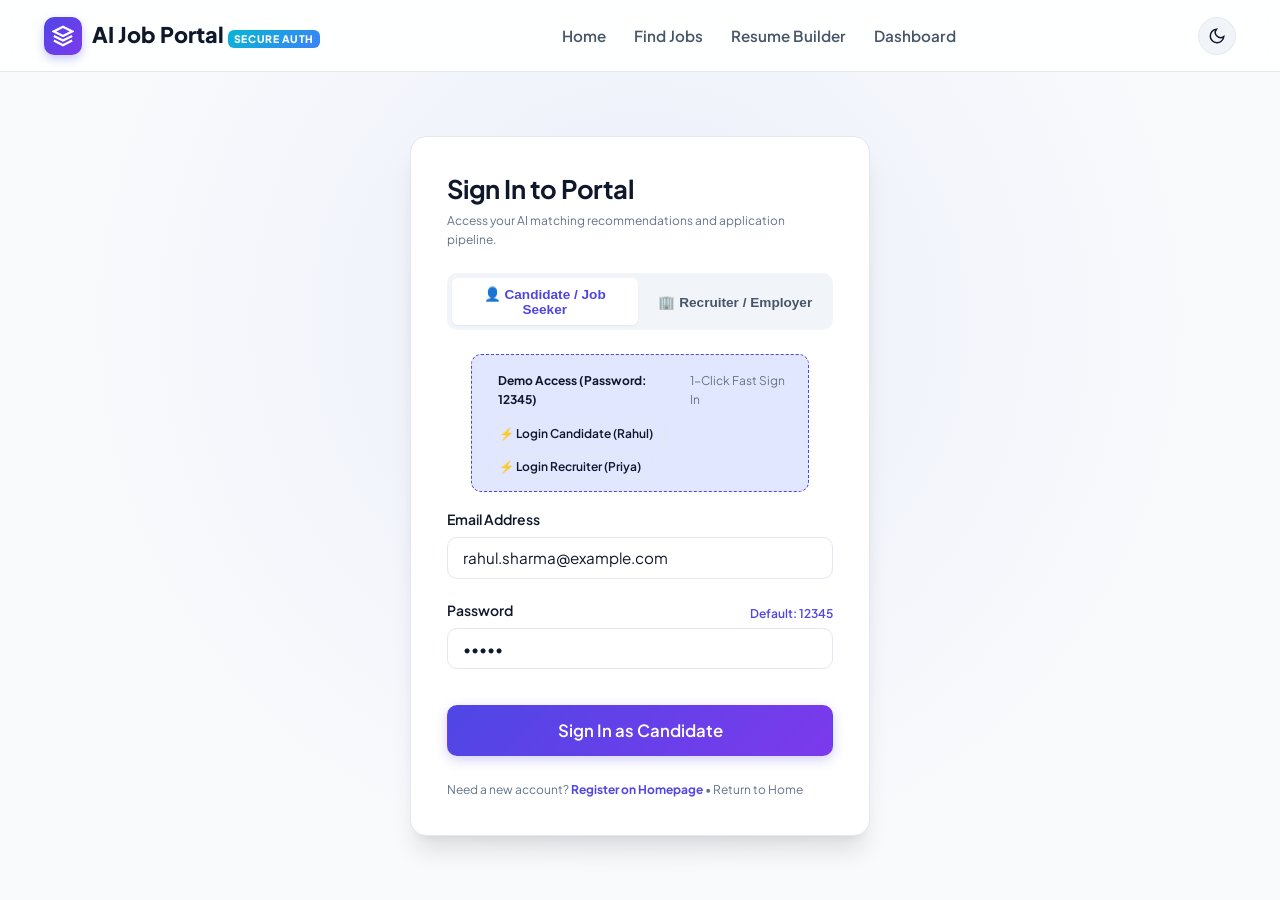
<file: spring project/login.html>
<!DOCTYPE html>
<html lang="en" data-theme="light">
<head>
  <meta charset="UTF-8" />
  <meta name="viewport" content="width=device-width, initial-scale=1.0" />
  <title>Sign In | AI Job Portal</title>
  
  <link rel="stylesheet" href="css/style.css" />
  <link rel="icon" href="data:image/svg+xml,<svg xmlns='http://www.w3.org/2000/svg' viewBox='0 0 24 24' fill='%234f46e5'><path d='M12 2L2 7l10 5 10-5-10-5zM2 17l10 5 10-5M2 12l10 5 10-5'/></svg>" />
  <style>
    .auth-page-wrapper {
      min-height: calc(100vh - var(--header-height));
      display: flex;
      align-items: center;
      justify-content: center;
      padding: 3rem 1.5rem;
      background: radial-gradient(circle at 50% 30%, rgba(99, 102, 241, 0.08) 0%, transparent 65%);
    }
    .auth-box {
      width: 100%;
      max-width: 460px;
      background: var(--bg-card);
      border: 1px solid var(--border-color);
      border-radius: var(--radius-lg);
      padding: 2.25rem;
      box-shadow: var(--shadow-xl);
    }
    .auth-role-tabs-bar {
      display: flex;
      background: var(--bg-subtle);
      padding: 0.3rem;
      border-radius: var(--radius-md);
      margin-bottom: 1.5rem;
      gap: 0.3rem;
    }
    .auth-role-tabs-bar button {
      flex: 1;
      padding: 0.5rem;
      border: none;
      background: transparent;
      border-radius: var(--radius-sm);
      font-weight: 600;
      font-size: 0.85rem;
      color: var(--text-secondary);
      cursor: pointer;
      transition: all var(--transition-fast);
    }
    .auth-role-tabs-bar button.active {
      background: var(--bg-card);
      color: var(--primary-color);
      box-shadow: var(--shadow-sm);
    }
  </style>
</head>
<body>

  <!-- Navigation Bar -->
  <header class="navbar">
    <div class="container nav-container">
      <a href="index.html" class="nav-brand">
        <div class="brand-icon">
          <svg width="22" height="22" viewBox="0 0 24 24" fill="none" stroke="currentColor" stroke-width="2.5"><path d="M12 2L2 7l10 5 10-5-10-5zM2 17l10 5 10-5M2 12l10 5 10-5"/></svg>
        </div>
        <span>AI Job Portal<span class="brand-ai-badge">SECURE AUTH</span></span>
      </a>

      <nav>
        <ul class="nav-links">
          <li><a href="index.html" class="nav-link">Home</a></li>
          <li><a href="index.html#jobsSection" class="nav-link">Find Jobs</a></li>
          <li><a href="resume-builder.html" class="nav-link">Resume Builder</a></li>
          <li><a href="dashboard.html" class="nav-link">Dashboard</a></li>
        </ul>
      </nav>

      <div class="nav-right">
        <button id="themeToggleBtn" class="theme-toggle-btn" onclick="Theme.toggle()" title="Toggle Theme">
          <svg width="18" height="18" viewBox="0 0 24 24" fill="none" stroke="currentColor" stroke-width="2"><path d="M21 12.79A9 9 0 1 1 11.21 3 7 7 0 0 0 21 12.79z"></path></svg>
        </button>
      </div>
    </div>
  </header>

  <!-- Login Main Container -->
  <div class="auth-page-wrapper">
    <div class="auth-box">
      <div class="text-center mb-4">
        <h2 id="loginTitle" style="font-size: 1.6rem; margin-bottom: 0.35rem;">Sign In to Portal</h2>
        <p class="text-xs text-muted" id="loginSubtitle">Access your AI matching recommendations and application pipeline.</p>
      </div>

      <!-- Role Selection Tabs -->
      <div class="auth-role-tabs-bar">
        <button type="button" id="tabCandidate" class="active" onclick="switchLoginRole('candidate')">
          👤 Candidate / Job Seeker
        </button>
        <button type="button" id="tabRecruiter" onclick="switchLoginRole('recruiter')">
          🏢 Recruiter / Employer
        </button>
      </div>

      <!-- Quick Demo Login Banner -->
      <div class="demo-login-box mb-4">
        <div class="demo-box-header">
          <span class="badge badge-accent">Demo Access (Password: 12345)</span>
          <span class="text-xs text-muted">1-Click Fast Sign In</span>
        </div>
        <div class="demo-box-buttons">
          <button type="button" class="btn btn-outline btn-xs" onclick="quickFillDemo('candidate')">
            ⚡ Login Candidate (Rahul)
          </button>
          <button type="button" class="btn btn-outline btn-xs" onclick="quickFillDemo('recruiter')">
            ⚡ Login Recruiter (Priya)
          </button>
        </div>
      </div>

      <!-- Login Form -->
      <form id="standaloneLoginForm" onsubmit="handleStandaloneLogin(event)">
        <div class="form-group">
          <label class="form-label" for="loginEmail">Email Address</label>
          <input type="email" id="loginEmail" class="form-input" value="rahul.sharma@example.com" required />
        </div>

        <div class="form-group">
          <div class="flex-between">
            <label class="form-label" for="loginPassword">Password</label>
            <span class="text-xs text-primary font-semibold">Default: 12345</span>
          </div>
          <input type="password" id="loginPassword" class="form-input" value="12345" required />
        </div>

        <div id="loginErrorMsg" class="auth-error-msg" style="display:none;"></div>

        <button type="submit" id="loginSubmitBtn" class="btn btn-primary btn-block btn-lg mt-3">
          Sign In as Candidate
        </button>
      </form>

      <div class="text-center mt-4 text-xs text-muted">
        Need a new account? <a href="index.html" class="text-primary font-bold">Register on Homepage</a> • <a href="index.html" class="text-muted">Return to Home</a>
      </div>
    </div>
  </div>

  <script src="js/data.js"></script>
  <script src="js/auth.js"></script>
  <script>
    let currentRole = 'candidate';

    function switchLoginRole(role) {
      currentRole = role;
      const tabC = document.getElementById('tabCandidate');
      const tabR = document.getElementById('tabRecruiter');
      const btn = document.getElementById('loginSubmitBtn');
      const emailInput = document.getElementById('loginEmail');
      const title = document.getElementById('loginTitle');

      if (role === 'candidate') {
        tabC.classList.add('active');
        tabR.classList.remove('active');
        btn.textContent = 'Sign In as Candidate';
        emailInput.value = 'rahul.sharma@example.com';
        title.textContent = 'Candidate Sign In';
      } else {
        tabR.classList.add('active');
        tabC.classList.remove('active');
        btn.textContent = 'Sign In as Recruiter';
        emailInput.value = 'priya.hr@techcorp.in';
        title.textContent = 'Recruiter Sign In';
      }
    }

    function quickFillDemo(role) {
      switchLoginRole(role);
      document.getElementById('loginPassword').value = '12345';
      const email = role === 'candidate' ? 'rahul.sharma@example.com' : 'priya.hr@techcorp.in';
      const res = Auth.login(email, '12345', role);
      if (res.success) {
        setTimeout(() => {
          window.location.href = 'dashboard.html';
        }, 500);
      }
    }

    function handleStandaloneLogin(e) {
      e.preventDefault();
      const email = document.getElementById('loginEmail').value;
      const password = document.getElementById('loginPassword').value;
      const errorBox = document.getElementById('loginErrorMsg');
      errorBox.style.display = 'none';

      const res = Auth.login(email, password, currentRole);
      if (res.success) {
        window.location.href = 'dashboard.html';
      } else {
        errorBox.textContent = res.message;
        errorBox.style.display = 'block';
      }
    }
  </script>
</body>
</html>
</file>
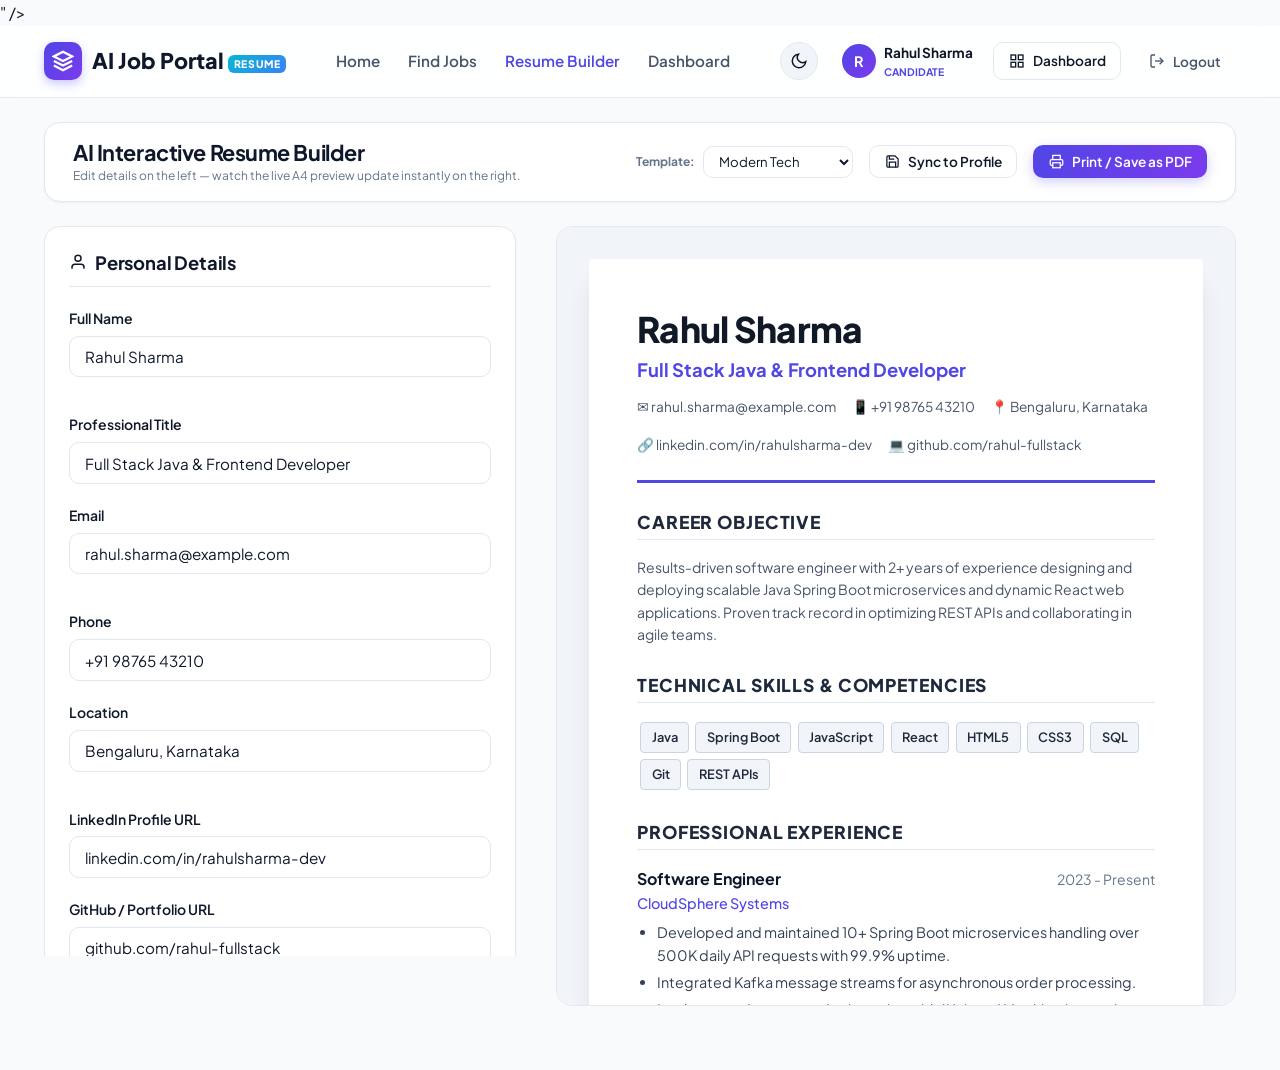
<file: spring project/resume-builder.html>
<!DOCTYPE html>
<html lang="en" data-theme="light">
<head>
  <meta charset="UTF-8" />
  <meta name="viewport" content="width=device-width, initial-scale=1.0" />
  <title>AI Resume Builder & PDF Preview | AI Job Portal</title>
  
  <link rel="stylesheet" href="css/style.css" />
  <link rel="stylesheet" href="css/resume.css" />
  <link rel="icon" href="data:image/svg+xml,<svg xmlns='http://www.w3.org/2000/svg' viewBox='0 0 24 24' fill='%234f46e5'><path d='M14 2H6a2 2 0 0 0-2 2v16a2 2 0 0 0 2 2h12a2 2 0 0 0 2-2V8z'></path><polyline points="14 2 14 8 20 8"></polyline></svg>" />
</head>
<body>

  <!-- Navigation Bar -->
  <header class="navbar">
    <div class="container nav-container">
      <a href="index.html" class="nav-brand">
        <div class="brand-icon">
          <svg width="22" height="22" viewBox="0 0 24 24" fill="none" stroke="currentColor" stroke-width="2.5"><path d="M12 2L2 7l10 5 10-5-10-5zM2 17l10 5 10-5M2 12l10 5 10-5"/></svg>
        </div>
        <span>AI Job Portal<span class="brand-ai-badge">RESUME</span></span>
      </a>

      <nav>
        <ul class="nav-links">
          <li><a href="index.html" class="nav-link">Home</a></li>
          <li><a href="index.html#jobsSection" class="nav-link">Find Jobs</a></li>
          <li><a href="resume-builder.html" class="nav-link active">Resume Builder</a></li>
          <li><a href="dashboard.html" class="nav-link">Dashboard</a></li>
        </ul>
      </nav>

      <div class="nav-right">
        <!-- Theme Toggle -->
        <button id="themeToggleBtn" class="theme-toggle-btn" onclick="Theme.toggle()" title="Toggle Theme" aria-label="Toggle Dark/Light Mode">
          <svg width="18" height="18" viewBox="0 0 24 24" fill="none" stroke="currentColor" stroke-width="2"><path d="M21 12.79A9 9 0 1 1 11.21 3 7 7 0 0 0 21 12.79z"></path></svg>
        </button>

        <div id="navAuthActions" class="nav-auth-actions"></div>
      </div>
    </div>
  </header>

  <!-- Resume Builder Main View -->
  <main class="resume-builder-page">
    <div class="container">

      <!-- Action Toolbar -->
      <div class="resume-toolbar-card">
        <div>
          <h2 style="font-size: 1.35rem;">AI Interactive Resume Builder</h2>
          <p class="text-xs text-muted">Edit details on the left — watch the live A4 preview update instantly on the right.</p>
        </div>

        <div class="toolbar-controls">
          <div class="template-selector-wrap">
            <label for="resumeTemplateSelect" class="text-xs font-bold text-muted">Template:</label>
            <select id="resumeTemplateSelect" class="form-input form-input-sm" style="width: 150px;">
              <option value="modern" selected>Modern Tech</option>
              <option value="classic">Classic Executive</option>
              <option value="minimal">Minimal ATS</option>
            </select>
          </div>

          <button class="btn btn-outline btn-sm" onclick="ResumeBuilder.syncToProfile()" title="Save skills and details to your Candidate account">
            <svg width="15" height="15" viewBox="0 0 24 24" fill="none" stroke="currentColor" stroke-width="2"><path d="M19 21H5a2 2 0 0 1-2-2V5a2 2 0 0 1 2-2h11l5 5v11a2 2 0 0 1-2 2z"></path><polyline points="17 21 17 13 7 13 7 21"></polyline><polyline points="7 3 7 8 15 8"></polyline></svg>
            Sync to Profile
          </button>

          <button class="btn btn-primary btn-sm" onclick="ResumeBuilder.printResume()">
            <svg width="15" height="15" viewBox="0 0 24 24" fill="none" stroke="currentColor" stroke-width="2"><polyline points="6 9 6 2 18 2 18 9"></polyline><path d="M6 18H4a2 2 0 0 1-2-2v-5a2 2 0 0 1 2-2h16a2 2 0 0 1 2 2v5a2 2 0 0 1-2 2h-2"></path><rect x="6" y="14" width="12" height="8"></rect></svg>
            Print / Save as PDF
          </button>
        </div>
      </div>

      <!-- Split Layout: Form Inputs & Live Preview -->
      <div class="resume-split-layout">
        
        <!-- Form Inputs Editor Pane -->
        <div class="resume-editor-pane">

          <!-- Personal Information -->
          <div class="editor-card">
            <div class="editor-card-header">
              <h3>
                <svg width="18" height="18" viewBox="0 0 24 24" fill="none" stroke="currentColor" stroke-width="2"><path d="M20 21v-2a4 4 0 0 0-4-4H8a4 4 0 0 0-4 4v2"></path><circle cx="12" cy="7" r="4"></circle></svg>
                Personal Details
              </h3>
            </div>
            
            <div class="form-row">
              <div class="form-group">
                <label class="form-label" for="res_fullName">Full Name</label>
                <input type="text" id="res_fullName" class="form-input" placeholder="Rahul Sharma" />
              </div>
              <div class="form-group">
                <label class="form-label" for="res_professionalTitle">Professional Title</label>
                <input type="text" id="res_professionalTitle" class="form-input" placeholder="Full Stack Java Developer" />
              </div>
            </div>

            <div class="form-row">
              <div class="form-group">
                <label class="form-label" for="res_email">Email</label>
                <input type="email" id="res_email" class="form-input" placeholder="rahul@example.com" />
              </div>
              <div class="form-group">
                <label class="form-label" for="res_phone">Phone</label>
                <input type="text" id="res_phone" class="form-input" placeholder="+91 98765 43210" />
              </div>
            </div>

            <div class="form-row">
              <div class="form-group">
                <label class="form-label" for="res_location">Location</label>
                <input type="text" id="res_location" class="form-input" placeholder="Bengaluru, India" />
              </div>
              <div class="form-group">
                <label class="form-label" for="res_linkedin">LinkedIn Profile URL</label>
                <input type="text" id="res_linkedin" class="form-input" placeholder="linkedin.com/in/username" />
              </div>
            </div>

            <div class="form-group">
              <label class="form-label" for="res_github">GitHub / Portfolio URL</label>
              <input type="text" id="res_github" class="form-input" placeholder="github.com/username" />
            </div>
          </div>

          <!-- Career Objective -->
          <div class="editor-card">
            <div class="editor-card-header">
              <h3>
                <svg width="18" height="18" viewBox="0 0 24 24" fill="none" stroke="currentColor" stroke-width="2"><circle cx="12" cy="12" r="10"></circle><polygon points="12 8 8 12 12 16 12 8"></polygon></svg>
                Career Objective
              </h3>
            </div>
            <div class="form-group">
              <label class="form-label" for="res_objective">Professional Summary</label>
              <textarea id="res_objective" class="form-input" rows="3" placeholder="Brief 2-3 sentence overview of your strengths, engineering passion, and goals..."></textarea>
            </div>
          </div>

          <!-- Technical Skills -->
          <div class="editor-card">
            <div class="editor-card-header">
              <h3>
                <svg width="18" height="18" viewBox="0 0 24 24" fill="none" stroke="currentColor" stroke-width="2"><polyline points="16 18 22 12 16 6"></polyline><polyline points="8 6 2 12 8 18"></polyline></svg>
                Skills (Comma Separated)
              </h3>
            </div>
            <div class="form-group">
              <label class="form-label" for="res_skills">Enter skills separated by commas</label>
              <textarea id="res_skills" class="form-input" rows="3" placeholder="Java, Spring Boot, React, JavaScript, SQL, Docker, Git, REST APIs"></textarea>
            </div>
          </div>

          <!-- Work Experience -->
          <div class="editor-card">
            <div class="editor-card-header">
              <h3>
                <svg width="18" height="18" viewBox="0 0 24 24" fill="none" stroke="currentColor" stroke-width="2"><rect x="2" y="7" width="20" height="14" rx="2" ry="2"></rect><path d="M16 21V5a2 2 0 0 0-2-2h-4a2 2 0 0 0-2 2v16"></path></svg>
                Work Experience
              </h3>
              <button type="button" class="btn btn-outline btn-xs" onclick="ResumeBuilder.addExperience()">+ Add Experience</button>
            </div>
            <div id="experienceRepeater"></div>
          </div>

          <!-- Projects -->
          <div class="editor-card">
            <div class="editor-card-header">
              <h3>
                <svg width="18" height="18" viewBox="0 0 24 24" fill="none" stroke="currentColor" stroke-width="2"><polygon points="12 2 2 7 12 12 22 7 12 2"></polygon><polyline points="2 17 12 22 22 17"></polyline><polyline points="2 12 12 17 22 12"></polyline></svg>
                Projects
              </h3>
              <button type="button" class="btn btn-outline btn-xs" onclick="ResumeBuilder.addProject()">+ Add Project</button>
            </div>
            <div id="projectsRepeater"></div>
          </div>

          <!-- Education -->
          <div class="editor-card">
            <div class="editor-card-header">
              <h3>
                <svg width="18" height="18" viewBox="0 0 24 24" fill="none" stroke="currentColor" stroke-width="2"><path d="M22 10v6M2 10l10-5 10 5-10 5z"></path><path d="M6 12v5c3 3 9 3 12 0v-5"></path></svg>
                Education
              </h3>
              <button type="button" class="btn btn-outline btn-xs" onclick="ResumeBuilder.addEducation()">+ Add Education</button>
            </div>
            <div id="educationRepeater"></div>
          </div>

          <!-- Certifications -->
          <div class="editor-card">
            <div class="editor-card-header">
              <h3>
                <svg width="18" height="18" viewBox="0 0 24 24" fill="none" stroke="currentColor" stroke-width="2"><circle cx="12" cy="8" r="7"></circle><polyline points="8.21 13.89 7 23 12 20 17 23 15.79 13.88"></polyline></svg>
                Certifications
              </h3>
              <button type="button" class="btn btn-outline btn-xs" onclick="ResumeBuilder.addCertification()">+ Add Certification</button>
            </div>
            <div id="certificationsRepeater"></div>
          </div>

        </div>

        <!-- Sticky Live A4 Preview Pane -->
        <div class="resume-preview-pane">
          <div id="resumePaper" class="resume-sheet template-modern"></div>
        </div>

      </div>

    </div>
  </main>

  <!-- Auth Modal -->
  <div id="authModal" class="modal-overlay">
    <div class="modal-container" id="authModalContent"></div>
  </div>

  <!-- Scripts -->
  <script src="js/data.js"></script>
  <script src="js/auth.js"></script>
  <script src="js/resume.js"></script>
</body>
</html>
</file>
<file: spring project/css/style.css>
/**
 * AI Job Portal - Core Design System & Global Styles
 * Features responsive grid/flexbox, dark & light mode tokens, modern glassmorphism, animations.
 */

@import url('https://fonts.googleapis.com/css2?family=Plus+Jakarta+Sans:wght@300;400;500;600;700;800&family=Inter:wght@300;400;500;600;700&display=swap');

:root {
  /* Color Palette - Light Mode */
  --bg-primary: #f8fafc;
  --bg-secondary: #ffffff;
  --bg-card: #ffffff;
  --bg-input: #ffffff;
  --bg-subtle: #f1f5f9;
  --bg-hover: #f1f5f9;

  --text-primary: #0f172a;
  --text-secondary: #475569;
  --text-muted: #64748b;
  --text-inverse: #ffffff;

  --primary-color: #4f46e5;
  --primary-hover: #4338ca;
  --primary-light: #e0e7ff;
  --primary-gradient: linear-gradient(135deg, #4f46e5 0%, #7c3aed 100%);
  --accent-gradient: linear-gradient(135deg, #06b6d4 0%, #3b82f6 100%);

  --success-color: #10b981;
  --success-light: #d1fae5;
  --warning-color: #f59e0b;
  --warning-light: #fef3c7;
  --danger-color: #ef4444;
  --danger-light: #fee2e2;
  --info-color: #0284c7;
  --info-light: #e0f2fe;

  --border-color: #e2e8f0;
  --border-focus: #6366f1;

  --shadow-sm: 0 1px 2px 0 rgba(0, 0, 0, 0.05);
  --shadow-md: 0 4px 6px -1px rgba(0, 0, 0, 0.07), 0 2px 4px -2px rgba(0, 0, 0, 0.05);
  --shadow-lg: 0 10px 15px -3px rgba(0, 0, 0, 0.08), 0 4px 6px -4px rgba(0, 0, 0, 0.04);
  --shadow-xl: 0 20px 25px -5px rgba(0, 0, 0, 0.1), 0 8px 10px -6px rgba(0, 0, 0, 0.06);
  --shadow-glow: 0 0 20px rgba(99, 102, 241, 0.25);

  --radius-sm: 6px;
  --radius-md: 10px;
  --radius-lg: 16px;
  --radius-full: 9999px;

  --font-main: 'Plus Jakarta Sans', 'Inter', -apple-system, BlinkMacSystemFont, sans-serif;
  --transition-fast: 0.15s ease;
  --transition-normal: 0.25s cubic-bezier(0.4, 0, 0.2, 1);

  --header-height: 72px;
}

/* Dark Mode Tokens */
[data-theme="dark"] {
  --bg-primary: #0b0f19;
  --bg-secondary: #111827;
  --bg-card: #141c2e;
  --bg-input: #1a233a;
  --bg-subtle: #1e293b;
  --bg-hover: #26354f;

  --text-primary: #f8fafc;
  --text-secondary: #cbd5e1;
  --text-muted: #94a3b8;
  --text-inverse: #0f172a;

  --primary-color: #6366f1;
  --primary-hover: #818cf8;
  --primary-light: rgba(99, 102, 241, 0.15);

  --border-color: #26334d;
  --border-focus: #818cf8;

  --shadow-sm: 0 1px 2px 0 rgba(0, 0, 0, 0.3);
  --shadow-md: 0 4px 6px -1px rgba(0, 0, 0, 0.4);
  --shadow-lg: 0 10px 15px -3px rgba(0, 0, 0, 0.5);
  --shadow-xl: 0 20px 25px -5px rgba(0, 0, 0, 0.6);
  --shadow-glow: 0 0 25px rgba(99, 102, 241, 0.35);

  --success-light: rgba(16, 185, 129, 0.15);
  --warning-light: rgba(245, 158, 11, 0.15);
  --danger-light: rgba(239, 68, 68, 0.15);
  --info-light: rgba(2, 132, 199, 0.15);
}

/* Base Resets */
*, *::before, *::after {
  box-sizing: border-box;
  margin: 0;
  padding: 0;
}

html {
  scroll-behavior: smooth;
  font-size: 16px;
}

body {
  font-family: var(--font-main);
  background-color: var(--bg-primary);
  color: var(--text-primary);
  line-height: 1.6;
  min-height: 100vh;
  display: flex;
  flex-direction: column;
  transition: background-color var(--transition-normal), color var(--transition-normal);
  -webkit-font-smoothing: antialiased;
}

/* Typography */
h1, h2, h3, h4, h5, h6 {
  color: var(--text-primary);
  font-weight: 700;
  line-height: 1.25;
}

h1 { font-size: 2.75rem; letter-spacing: -0.03em; }
h2 { font-size: 2.1rem; letter-spacing: -0.02em; }
h3 { font-size: 1.5rem; letter-spacing: -0.01em; }
h4 { font-size: 1.2rem; }
h5 { font-size: 1rem; }

p {
  color: var(--text-secondary);
}

a {
  color: var(--primary-color);
  text-decoration: none;
  transition: color var(--transition-fast);
}

a:hover {
  color: var(--primary-hover);
}

/* Layout Utilities */
.container {
  width: 100%;
  max-width: 1240px;
  margin: 0 auto;
  padding: 0 1.5rem;
}

.section {
  padding: 5rem 0;
}

.section-title-wrap {
  text-align: center;
  max-width: 700px;
  margin: 0 auto 3.5rem;
}

.section-badge {
  display: inline-flex;
  align-items: center;
  gap: 0.5rem;
  padding: 0.35rem 0.9rem;
  background: var(--primary-light);
  color: var(--primary-color);
  border-radius: var(--radius-full);
  font-size: 0.825rem;
  font-weight: 700;
  text-transform: uppercase;
  letter-spacing: 0.05em;
  margin-bottom: 1rem;
}

.section-title {
  margin-bottom: 0.75rem;
}

.section-subtitle {
  font-size: 1.1rem;
  color: var(--text-muted);
}

.flex-between {
  display: flex;
  justify-content: space-between;
  align-items: center;
}

.flex-start {
  display: flex;
  align-items: center;
}

.flex-end {
  display: flex;
  justify-content: flex-end;
  align-items: center;
}

.gap-xs { gap: 0.25rem; }
.gap-sm { gap: 0.5rem; }
.gap-md { gap: 1rem; }
.gap-lg { gap: 1.5rem; }

.font-bold { font-weight: 700; }
.font-semibold { font-weight: 600; }
.font-medium { font-weight: 500; }

.text-primary { color: var(--primary-color) !important; }
.text-success { color: var(--success-color) !important; }
.text-warning { color: var(--warning-color) !important; }
.text-danger { color: var(--danger-color) !important; }
.text-muted { color: var(--text-muted) !important; }
.text-xs { font-size: 0.75rem; }
.text-sm { font-size: 0.875rem; }

.mb-1 { margin-bottom: 0.25rem; }
.mb-2 { margin-bottom: 0.5rem; }
.mb-3 { margin-bottom: 1rem; }
.mb-4 { margin-bottom: 1.5rem; }
.mt-2 { margin-top: 0.5rem; }
.mt-3 { margin-top: 1rem; }
.mt-4 { margin-top: 1.5rem; }

/* Buttons */
.btn {
  display: inline-flex;
  align-items: center;
  justify-content: center;
  gap: 0.5rem;
  font-family: inherit;
  font-weight: 600;
  border-radius: var(--radius-md);
  border: 1px solid transparent;
  cursor: pointer;
  transition: all var(--transition-fast);
  text-decoration: none;
  white-space: nowrap;
}

.btn-sm {
  padding: 0.45rem 0.9rem;
  font-size: 0.85rem;
}

.btn-xs {
  padding: 0.25rem 0.65rem;
  font-size: 0.75rem;
  border-radius: var(--radius-sm);
}

.btn-md {
  padding: 0.65rem 1.4rem;
  font-size: 0.95rem;
}

.btn-lg {
  padding: 0.85rem 1.75rem;
  font-size: 1.05rem;
}

.btn-primary {
  background: var(--primary-gradient);
  color: #ffffff;
  box-shadow: 0 4px 12px rgba(79, 70, 229, 0.25);
}

.btn-primary:hover {
  background: linear-gradient(135deg, #4338ca 0%, #6d28d9 100%);
  color: #ffffff;
  box-shadow: 0 6px 18px rgba(79, 70, 229, 0.35);
  transform: translateY(-1px);
}

.btn-outline {
  background: transparent;
  border-color: var(--border-color);
  color: var(--text-primary);
}

.btn-outline:hover {
  background: var(--bg-hover);
  border-color: var(--primary-color);
  color: var(--primary-color);
}

.btn-ghost {
  background: transparent;
  color: var(--text-secondary);
}

.btn-ghost:hover {
  background: var(--bg-hover);
  color: var(--text-primary);
}

.btn-success {
  background: var(--success-color);
  color: #ffffff;
}

.btn-success:hover {
  background: #059669;
}

.btn-block {
  width: 100%;
}

/* Badges */
.badge {
  display: inline-flex;
  align-items: center;
  gap: 0.3rem;
  padding: 0.25rem 0.65rem;
  border-radius: var(--radius-full);
  font-size: 0.75rem;
  font-weight: 700;
}

.badge-light {
  background: var(--bg-subtle);
  color: var(--text-secondary);
}

.badge-primary {
  background: var(--primary-light);
  color: var(--primary-color);
}

.badge-success {
  background: var(--success-light);
  color: var(--success-color);
}

.badge-warning {
  background: var(--warning-light);
  color: var(--warning-color);
}

.badge-danger {
  background: var(--danger-light);
  color: var(--danger-color);
}

.badge-info {
  background: var(--info-light);
  color: var(--info-color);
}

/* AI Match Badges */
.badge-excellent {
  background: var(--success-light);
  color: var(--success-color);
  border: 1px solid rgba(16, 185, 129, 0.3);
}

.badge-good {
  background: var(--info-light);
  color: var(--info-color);
  border: 1px solid rgba(2, 132, 199, 0.3);
}

.badge-moderate {
  background: var(--warning-light);
  color: var(--warning-color);
  border: 1px solid rgba(245, 158, 11, 0.3);
}

.badge-low {
  background: var(--bg-subtle);
  color: var(--text-muted);
}

.card-hover {
  transition: transform var(--transition-normal), box-shadow var(--transition-normal), border-color var(--transition-normal);
}

.card-hover:hover {
  transform: translateY(-4px);
  box-shadow: var(--shadow-lg);
  border-color: var(--primary-color);
}

/* Form Controls */
.form-group {
  margin-bottom: 1.25rem;
}

.form-label {
  display: block;
  font-size: 0.875rem;
  font-weight: 600;
  margin-bottom: 0.4rem;
  color: var(--text-primary);
}

.form-input {
  width: 100%;
  padding: 0.65rem 0.95rem;
  border-radius: var(--radius-md);
  border: 1px solid var(--border-color);
  background: var(--bg-input);
  color: var(--text-primary);
  font-family: inherit;
  font-size: 0.95rem;
  transition: border-color var(--transition-fast), box-shadow var(--transition-fast);
}

.form-input:focus {
  outline: none;
  border-color: var(--border-focus);
  box-shadow: 0 0 0 3px rgba(99, 102, 241, 0.15);
}

.form-input-sm {
  padding: 0.35rem 0.65rem;
  font-size: 0.825rem;
}

.form-row {
  display: grid;
  grid-template-columns: repeat(auto-fit, minmax(220px, 1fr));
  gap: 1rem;
}

/* ==========================================
   Navigation Bar
   ========================================== */
.navbar {
  position: sticky;
  top: 0;
  z-index: 1000;
  height: var(--header-height);
  background: rgba(255, 255, 255, 0.85);
  backdrop-filter: blur(12px);
  -webkit-backdrop-filter: blur(12px);
  border-bottom: 1px solid var(--border-color);
  transition: background-color var(--transition-normal), border-color var(--transition-normal);
}

[data-theme="dark"] .navbar {
  background: rgba(17, 24, 39, 0.85);
}

.nav-container {
  height: 100%;
  display: flex;
  align-items: center;
  justify-content: space-between;
}

.nav-brand {
  display: flex;
  align-items: center;
  gap: 0.65rem;
  font-size: 1.35rem;
  font-weight: 800;
  color: var(--text-primary);
  text-decoration: none;
}

.brand-icon {
  width: 38px;
  height: 38px;
  background: var(--primary-gradient);
  border-radius: var(--radius-md);
  display: flex;
  align-items: center;
  justify-content: center;
  color: #ffffff;
  box-shadow: 0 4px 10px rgba(99, 102, 241, 0.35);
}

.brand-ai-badge {
  font-size: 0.65rem;
  padding: 0.15rem 0.4rem;
  background: var(--accent-gradient);
  color: #fff;
  border-radius: var(--radius-sm);
  font-weight: 800;
  letter-spacing: 0.05em;
  margin-left: 0.2rem;
}

.nav-links {
  display: flex;
  align-items: center;
  gap: 1.75rem;
  list-style: none;
}

.nav-link {
  font-weight: 600;
  font-size: 0.95rem;
  color: var(--text-secondary);
  position: relative;
  transition: color var(--transition-fast);
}

.nav-link:hover, .nav-link.active {
  color: var(--primary-color);
}

.nav-right {
  display: flex;
  align-items: center;
  gap: 1rem;
}

.theme-toggle-btn {
  background: var(--bg-subtle);
  border: 1px solid var(--border-color);
  color: var(--text-primary);
  width: 38px;
  height: 38px;
  border-radius: var(--radius-full);
  display: flex;
  align-items: center;
  justify-content: center;
  cursor: pointer;
  transition: all var(--transition-fast);
}

.theme-toggle-btn:hover {
  background: var(--bg-hover);
  color: var(--primary-color);
}

.nav-auth-actions {
  display: flex;
  align-items: center;
  gap: 0.75rem;
}

.user-profile-menu {
  display: flex;
  align-items: center;
  gap: 0.75rem;
}

.nav-user-info {
  display: flex;
  align-items: center;
  gap: 0.5rem;
  text-decoration: none;
  padding: 0.25rem 0.5rem;
  border-radius: var(--radius-md);
  transition: background var(--transition-fast);
}

.nav-user-info:hover {
  background: var(--bg-subtle);
}

.user-avatar-circle {
  width: 34px;
  height: 34px;
  border-radius: var(--radius-full);
  background: var(--primary-gradient);
  color: #fff;
  font-weight: 700;
  display: flex;
  align-items: center;
  justify-content: center;
  font-size: 0.9rem;
}

.user-meta {
  display: flex;
  flex-direction: column;
}

.user-name {
  font-size: 0.85rem;
  font-weight: 700;
  color: var(--text-primary);
}

.user-role-badge {
  font-size: 0.65rem;
  font-weight: 700;
  text-transform: uppercase;
}

.badge-candidate { color: var(--primary-color); }
.badge-recruiter { color: var(--success-color); }

/* Mobile Menu Toggle */
.mobile-nav-toggle {
  display: none;
  background: none;
  border: none;
  color: var(--text-primary);
  cursor: pointer;
}

/* ==========================================
   Hero Section
   ========================================== */
.hero-section {
  position: relative;
  padding: 5.5rem 0 4.5rem;
  background: radial-gradient(circle at 50% 20%, rgba(99, 102, 241, 0.08) 0%, transparent 65%);
  overflow: hidden;
}

.hero-content {
  text-align: center;
  max-width: 880px;
  margin: 0 auto;
}

.hero-pill-badge {
  display: inline-flex;
  align-items: center;
  gap: 0.5rem;
  padding: 0.4rem 1rem;
  background: var(--bg-card);
  border: 1px solid var(--border-color);
  border-radius: var(--radius-full);
  box-shadow: var(--shadow-sm);
  font-size: 0.85rem;
  font-weight: 600;
  color: var(--text-secondary);
  margin-bottom: 1.5rem;
}

.hero-pill-badge span.accent {
  background: var(--primary-gradient);
  -webkit-background-clip: text;
  -webkit-text-fill-color: transparent;
  font-weight: 700;
}

.hero-title {
  font-size: 3.5rem;
  font-weight: 800;
  letter-spacing: -0.04em;
  margin-bottom: 1.25rem;
  line-height: 1.15;
}

.hero-title .gradient-text {
  background: var(--primary-gradient);
  -webkit-background-clip: text;
  -webkit-text-fill-color: transparent;
}

.hero-desc {
  font-size: 1.25rem;
  color: var(--text-muted);
  margin-bottom: 2.75rem;
  max-width: 680px;
  margin-left: auto;
  margin-right: auto;
}

/* Hero Search Bar */
.hero-search-box {
  background: var(--bg-card);
  border: 1px solid var(--border-color);
  padding: 0.6rem;
  border-radius: var(--radius-lg);
  box-shadow: var(--shadow-xl);
  display: flex;
  align-items: center;
  gap: 0.5rem;
  max-width: 860px;
  margin: 0 auto 1.5rem;
  transition: border-color var(--transition-fast), box-shadow var(--transition-fast);
}

.hero-search-box:focus-within {
  border-color: var(--primary-color);
  box-shadow: 0 10px 30px rgba(99, 102, 241, 0.2);
}

.search-input-col {
  flex: 1;
  display: flex;
  align-items: center;
  gap: 0.65rem;
  padding: 0.5rem 0.75rem;
}

.search-divider {
  width: 1px;
  height: 32px;
  background: var(--border-color);
}

.search-input-col input, .search-input-col select {
  width: 100%;
  border: none;
  background: transparent;
  color: var(--text-primary);
  font-family: inherit;
  font-size: 0.95rem;
  outline: none;
}

.search-input-col svg {
  color: var(--text-muted);
  flex-shrink: 0;
}

/* Quick Filter Chips */
.quick-tags-wrap {
  display: flex;
  align-items: center;
  justify-content: center;
  flex-wrap: wrap;
  gap: 0.5rem;
}

.quick-tag-label {
  font-size: 0.85rem;
  color: var(--text-muted);
  font-weight: 600;
}

.tag-chip {
  padding: 0.3rem 0.75rem;
  background: var(--bg-card);
  border: 1px solid var(--border-color);
  border-radius: var(--radius-full);
  font-size: 0.8rem;
  font-weight: 600;
  color: var(--text-secondary);
  cursor: pointer;
  transition: all var(--transition-fast);
}

.tag-chip:hover {
  background: var(--primary-light);
  color: var(--primary-color);
  border-color: var(--primary-color);
}

/* ==========================================
   Popular Categories Grid
   ========================================== */
.categories-grid {
  display: grid;
  grid-template-columns: repeat(auto-fit, minmax(250px, 1fr));
  gap: 1.5rem;
}

.category-card {
  background: var(--bg-card);
  border: 1px solid var(--border-color);
  border-radius: var(--radius-lg);
  padding: 1.75rem;
  cursor: pointer;
  display: flex;
  align-items: flex-start;
  gap: 1.25rem;
  box-shadow: var(--shadow-sm);
}

.category-icon-box {
  width: 52px;
  height: 52px;
  border-radius: var(--radius-md);
  background: var(--primary-light);
  color: var(--primary-color);
  display: flex;
  align-items: center;
  justify-content: center;
  flex-shrink: 0;
}

.category-title {
  font-size: 1.1rem;
  margin-bottom: 0.25rem;
}

.category-count {
  font-size: 0.85rem;
  color: var(--text-muted);
}

/* ==========================================
   Job Search & Filters Layout
   ========================================== */
.jobs-layout {
  display: grid;
  grid-template-columns: 280px 1fr;
  gap: 2rem;
  align-items: flex-start;
}

.filters-sidebar {
  background: var(--bg-card);
  border: 1px solid var(--border-color);
  border-radius: var(--radius-lg);
  padding: 1.5rem;
  box-shadow: var(--shadow-sm);
  position: sticky;
  top: calc(var(--header-height) + 1.5rem);
}

.filters-header {
  display: flex;
  align-items: center;
  justify-content: space-between;
  margin-bottom: 1.5rem;
  padding-bottom: 0.75rem;
  border-bottom: 1px solid var(--border-color);
}

.jobs-listing-content {
  display: flex;
  flex-direction: column;
  gap: 1.25rem;
}

.jobs-toolbar {
  background: var(--bg-card);
  border: 1px solid var(--border-color);
  border-radius: var(--radius-md);
  padding: 0.75rem 1.25rem;
  display: flex;
  align-items: center;
  justify-content: space-between;
  box-shadow: var(--shadow-sm);
}

/* Job Cards */
.jobs-container {
  display: flex;
  flex-direction: column;
  gap: 1.25rem;
}

.job-card {
  background: var(--bg-card);
  border: 1px solid var(--border-color);
  border-radius: var(--radius-lg);
  padding: 1.5rem;
  box-shadow: var(--shadow-sm);
  display: flex;
  flex-direction: column;
  gap: 1rem;
}

.job-card-header {
  display: flex;
  justify-content: space-between;
  align-items: flex-start;
}

.job-company-info {
  display: flex;
  align-items: center;
  gap: 1rem;
}

.company-logo {
  width: 50px;
  height: 50px;
  border-radius: var(--radius-md);
  object-fit: cover;
  border: 1px solid var(--border-color);
}

.job-title {
  font-size: 1.25rem;
  cursor: pointer;
  transition: color var(--transition-fast);
}

.job-title:hover {
  color: var(--primary-color);
}

.company-name {
  font-size: 0.9rem;
  color: var(--text-muted);
}

.btn-save-job {
  background: none;
  border: none;
  color: var(--text-muted);
  cursor: pointer;
  transition: color var(--transition-fast), transform var(--transition-fast);
}

.btn-save-job:hover {
  color: var(--danger-color);
  transform: scale(1.1);
}

.btn-save-job.saved {
  color: var(--danger-color);
}

.job-meta-row {
  display: flex;
  align-items: center;
  flex-wrap: wrap;
  gap: 1.25rem;
  font-size: 0.875rem;
}

.meta-item {
  display: flex;
  align-items: center;
  gap: 0.4rem;
  color: var(--text-secondary);
}

.job-description-excerpt {
  font-size: 0.925rem;
  color: var(--text-secondary);
  line-height: 1.5;
  display: -webkit-box;
  -webkit-line-clamp: 2;
  -webkit-box-orient: vertical;
  overflow: hidden;
}

.job-skills-wrap {
  display: flex;
  align-items: center;
  flex-wrap: wrap;
  gap: 0.5rem;
}

.skill-tag {
  padding: 0.25rem 0.65rem;
  background: var(--bg-subtle);
  border: 1px solid var(--border-color);
  border-radius: var(--radius-md);
  font-size: 0.775rem;
  font-weight: 600;
  color: var(--text-secondary);
  cursor: pointer;
  transition: all var(--transition-fast);
}

.skill-tag:hover {
  background: var(--primary-light);
  color: var(--primary-color);
  border-color: var(--primary-color);
}

.skill-tag-more {
  font-size: 0.75rem;
  color: var(--text-muted);
  font-weight: 600;
}

.job-card-footer {
  display: flex;
  justify-content: space-between;
  align-items: center;
  padding-top: 1rem;
  border-top: 1px solid var(--border-color);
}

.job-card-ai-badge {
  display: inline-flex;
  align-items: center;
  gap: 0.4rem;
  padding: 0.3rem 0.75rem;
  border-radius: var(--radius-full);
  font-size: 0.8rem;
  font-weight: 700;
}

.job-card-actions {
  display: flex;
  align-items: center;
  gap: 0.75rem;
}

/* ==========================================
   AI Match & Recommendation Cards
   ========================================== */
.ai-recommendations-grid {
  display: grid;
  grid-template-columns: repeat(auto-fit, minmax(320px, 1fr));
  gap: 1.5rem;
}

.ai-match-card {
  background: var(--bg-card);
  border: 1px solid var(--border-color);
  border-radius: var(--radius-lg);
  padding: 1.5rem;
  box-shadow: var(--shadow-sm);
  display: flex;
  flex-direction: column;
}

.ai-match-header {
  display: flex;
  justify-content: space-between;
  align-items: center;
  margin-bottom: 1rem;
}

.ai-company-logo {
  width: 44px;
  height: 44px;
  border-radius: var(--radius-md);
  object-fit: cover;
}

.ai-match-score-badge {
  display: flex;
  flex-direction: column;
  align-items: flex-end;
  padding: 0.35rem 0.75rem;
  border-radius: var(--radius-md);
}

.ai-match-score-badge strong {
  font-size: 1.1rem;
  line-height: 1;
}

.ai-match-score-badge span {
  font-size: 0.7rem;
  font-weight: 700;
  text-transform: uppercase;
}

.ai-job-title {
  font-size: 1.15rem;
  cursor: pointer;
  margin-bottom: 0.25rem;
}

.ai-job-title:hover {
  color: var(--primary-color);
}

.ai-progress-wrap {
  margin: 0.75rem 0;
}

.progress-track {
  width: 100%;
  height: 7px;
  background: var(--bg-subtle);
  border-radius: var(--radius-full);
  overflow: hidden;
}

.progress-fill {
  height: 100%;
  border-radius: var(--radius-full);
  transition: width 0.6s ease;
}

.progress-fill.badge-excellent { background: var(--success-color); }
.progress-fill.badge-good { background: var(--info-color); }
.progress-fill.badge-moderate { background: var(--warning-color); }
.progress-fill.badge-low { background: var(--text-muted); }

.ai-card-footer {
  margin-top: auto;
  padding-top: 1rem;
  display: flex;
  justify-content: space-between;
  align-items: center;
  border-top: 1px solid var(--border-color);
}

/* ==========================================
   Skill Gap Analysis Component
   ========================================== */
.gap-analysis-card {
  background: var(--bg-card);
  border: 1px solid var(--border-color);
  border-radius: var(--radius-lg);
  padding: 2rem;
  box-shadow: var(--shadow-md);
}

.gap-card-header {
  display: flex;
  justify-content: space-between;
  align-items: center;
  padding-bottom: 1.5rem;
  border-bottom: 1px solid var(--border-color);
  margin-bottom: 1.5rem;
}

.gap-score-box {
  text-align: center;
  padding: 0.75rem 1.5rem;
  background: var(--primary-light);
  border-radius: var(--radius-md);
}

.gap-score-num {
  font-size: 2rem;
  font-weight: 800;
  color: var(--primary-color);
  line-height: 1;
}

.gap-score-lbl {
  font-size: 0.75rem;
  font-weight: 700;
  color: var(--text-secondary);
  text-transform: uppercase;
}

.gap-analysis-grid {
  display: grid;
  grid-template-columns: 1fr 1fr;
  gap: 1.5rem;
  margin-bottom: 2rem;
}

.gap-column {
  padding: 1.25rem;
  border-radius: var(--radius-md);
  border: 1px solid var(--border-color);
}

.col-matching {
  background: rgba(16, 185, 129, 0.04);
  border-color: rgba(16, 185, 129, 0.25);
}

.col-missing {
  background: rgba(245, 158, 11, 0.04);
  border-color: rgba(245, 158, 11, 0.25);
}

.gap-column h4, .gap-column h5 {
  display: flex;
  align-items: center;
  gap: 0.5rem;
  margin-bottom: 0.5rem;
}

.icon-circle {
  width: 22px;
  height: 22px;
  border-radius: var(--radius-full);
  display: inline-flex;
  align-items: center;
  justify-content: center;
  font-size: 0.75rem;
  font-weight: 800;
  color: #fff;
}

.icon-success { background: var(--success-color); }
.icon-warning { background: var(--warning-color); }

.skill-check-pill, .skill-warn-pill {
  display: inline-flex;
  align-items: center;
  gap: 0.4rem;
  padding: 0.35rem 0.75rem;
  border-radius: var(--radius-md);
  font-size: 0.8rem;
  font-weight: 600;
}

.skill-check-pill {
  background: var(--success-light);
  color: var(--success-color);
}

.skill-warn-pill {
  background: var(--warning-light);
  color: var(--warning-color);
}

/* Learning Path Roadmap */
.learning-path-box {
  background: var(--bg-subtle);
  border-radius: var(--radius-md);
  padding: 1.25rem;
}

.learning-path-box h4, .learning-path-box h5 {
  margin-bottom: 1rem;
}

.recommendations-table {
  display: flex;
  flex-direction: column;
  gap: 0.75rem;
}

.rec-row {
  display: grid;
  grid-template-columns: 140px 110px 110px 1fr;
  align-items: center;
  padding: 0.65rem 0.95rem;
  background: var(--bg-card);
  border-radius: var(--radius-sm);
  border: 1px solid var(--border-color);
  font-size: 0.85rem;
}

/* ==========================================
   Statistics Section
   ========================================== */
.stats-section {
  background: var(--primary-gradient);
  color: #ffffff;
  padding: 4.5rem 0;
}

.stats-grid {
  display: grid;
  grid-template-columns: repeat(auto-fit, minmax(220px, 1fr));
  gap: 2rem;
  text-align: center;
}

.stat-item h3 {
  font-size: 2.75rem;
  font-weight: 800;
  color: #ffffff;
  margin-bottom: 0.25rem;
}

.stat-item p {
  color: rgba(255, 255, 255, 0.85);
  font-size: 1rem;
  font-weight: 500;
}

/* Featured Jobs Grid */
.featured-jobs-grid {
  display: grid;
  grid-template-columns: repeat(auto-fit, minmax(260px, 1fr));
  gap: 1.5rem;
}

.featured-job-card {
  background: var(--bg-card);
  border: 1px solid var(--border-color);
  border-radius: var(--radius-lg);
  padding: 1.5rem;
  cursor: pointer;
  display: flex;
  flex-direction: column;
  gap: 0.75rem;
}

.featured-logo {
  width: 44px;
  height: 44px;
  border-radius: var(--radius-md);
  object-fit: cover;
}

.featured-title {
  font-size: 1.15rem;
}

.featured-salary {
  font-size: 0.95rem;
}

.featured-tags {
  display: flex;
  flex-wrap: wrap;
  gap: 0.35rem;
}

.mini-tag {
  font-size: 0.7rem;
  padding: 0.15rem 0.45rem;
  background: var(--bg-subtle);
  border-radius: var(--radius-sm);
  color: var(--text-secondary);
}

/* ==========================================
   Modals
   ========================================== */
.modal-overlay {
  position: fixed;
  top: 0;
  left: 0;
  width: 100vw;
  height: 100vh;
  background: rgba(15, 23, 42, 0.6);
  backdrop-filter: blur(4px);
  z-index: 2000;
  display: flex;
  align-items: center;
  justify-content: center;
  padding: 1.5rem;
  opacity: 0;
  visibility: hidden;
  transition: opacity 0.25s ease, visibility 0.25s ease;
}

.modal-overlay.active {
  opacity: 1;
  visibility: visible;
}

.modal-container {
  background: var(--bg-card);
  border: 1px solid var(--border-color);
  border-radius: var(--radius-lg);
  box-shadow: var(--shadow-xl);
  width: 100%;
  max-width: 650px;
  max-height: 90vh;
  overflow-y: auto;
  position: relative;
  transform: translateY(20px);
  transition: transform 0.25s ease;
}

.modal-overlay.active .modal-container {
  transform: translateY(0);
}

.modal-close-btn {
  background: none;
  border: none;
  font-size: 1.75rem;
  line-height: 1;
  color: var(--text-muted);
  cursor: pointer;
}

.modal-close-btn:hover {
  color: var(--text-primary);
}

/* Auth Modal Specifics */
.auth-modal-header {
  display: flex;
  align-items: center;
  justify-content: space-between;
  padding: 1.25rem 1.5rem 0.75rem;
}

.auth-role-tabs {
  display: flex;
  background: var(--bg-subtle);
  padding: 0.25rem;
  border-radius: var(--radius-md);
  gap: 0.25rem;
}

.role-tab {
  display: flex;
  align-items: center;
  gap: 0.4rem;
  padding: 0.45rem 0.95rem;
  border-radius: var(--radius-sm);
  border: none;
  background: transparent;
  font-family: inherit;
  font-size: 0.825rem;
  font-weight: 600;
  color: var(--text-secondary);
  cursor: pointer;
  transition: all var(--transition-fast);
}

.role-tab.active {
  background: var(--bg-card);
  color: var(--primary-color);
  box-shadow: var(--shadow-sm);
}

.auth-modal-title {
  padding: 0.5rem 1.5rem 1rem;
}

.demo-login-box {
  margin: 0 1.5rem 1rem;
  padding: 0.75rem 1rem;
  background: var(--primary-light);
  border: 1px dashed var(--primary-color);
  border-radius: var(--radius-md);
}

.demo-box-header {
  display: flex;
  justify-content: space-between;
  align-items: center;
  margin-bottom: 0.5rem;
}

.demo-box-buttons {
  display: flex;
  gap: 0.5rem;
  flex-wrap: wrap;
}

#authMainForm {
  padding: 0 1.5rem 1.5rem;
}

.auth-modal-footer {
  padding: 1rem 1.5rem;
  background: var(--bg-subtle);
  text-align: center;
  font-size: 0.875rem;
  border-top: 1px solid var(--border-color);
}

.auth-error-msg {
  padding: 0.65rem;
  background: var(--danger-light);
  color: var(--danger-color);
  border-radius: var(--radius-sm);
  font-size: 0.85rem;
  margin-bottom: 1rem;
}

/* Job Details Modal */
.modal-lg {
  max-width: 800px;
}

.job-modal-header {
  display: flex;
  justify-content: space-between;
  align-items: flex-start;
  padding: 1.5rem;
  border-bottom: 1px solid var(--border-color);
}

.modal-company-logo {
  width: 56px;
  height: 56px;
  border-radius: var(--radius-md);
  object-fit: cover;
}

.job-modal-quick-meta {
  display: grid;
  grid-template-columns: repeat(auto-fit, minmax(140px, 1fr));
  gap: 0.75rem;
  padding: 1.25rem 1.5rem;
  background: var(--bg-subtle);
}

.quick-meta-pill {
  display: flex;
  flex-direction: column;
}

.quick-meta-pill .label {
  font-size: 0.725rem;
  color: var(--text-muted);
  text-transform: uppercase;
  font-weight: 700;
}

.quick-meta-pill .val {
  font-size: 0.95rem;
  font-weight: 700;
}

.job-modal-ai-box {
  margin: 1.25rem 1.5rem;
  padding: 1.25rem;
  background: var(--bg-card);
  border: 1px solid var(--primary-color);
  border-radius: var(--radius-md);
  box-shadow: 0 0 15px rgba(99, 102, 241, 0.1);
}

.ai-box-guest {
  border-style: dashed;
  background: var(--bg-subtle);
  display: flex;
  align-items: center;
  justify-content: space-between;
}

.ai-box-header {
  display: flex;
  justify-content: space-between;
  align-items: center;
  margin-bottom: 1rem;
}

.ai-box-badge {
  font-size: 0.7rem;
  padding: 0.15rem 0.45rem;
  background: var(--primary-light);
  color: var(--primary-color);
  border-radius: var(--radius-sm);
  font-weight: 700;
}

.skill-gap-columns {
  display: grid;
  grid-template-columns: 1fr 1fr;
  gap: 1rem;
}

.modal-body-section {
  padding: 1rem 1.5rem;
}

.modal-body-section h4 {
  margin-bottom: 0.5rem;
}

.bullet-list {
  padding-left: 1.25rem;
  color: var(--text-secondary);
}

.bullet-list li {
  margin-bottom: 0.35rem;
}

.perks-grid {
  list-style: none;
  padding: 0;
  display: grid;
  grid-template-columns: 1fr 1fr;
  gap: 0.5rem;
}

.job-modal-footer {
  padding: 1.25rem 1.5rem;
  background: var(--bg-subtle);
  border-top: 1px solid var(--border-color);
  display: flex;
  justify-content: space-between;
  align-items: center;
}

/* ==========================================
   Toasts
   ========================================== */
.toast-container {
  position: fixed;
  bottom: 24px;
  right: 24px;
  z-index: 9999;
  display: flex;
  flex-direction: column;
  gap: 0.75rem;
}

.toast {
  display: flex;
  align-items: center;
  gap: 0.75rem;
  padding: 0.85rem 1.25rem;
  background: var(--bg-card);
  color: var(--text-primary);
  border-radius: var(--radius-md);
  box-shadow: var(--shadow-xl);
  border-left: 4px solid var(--primary-color);
  font-size: 0.9rem;
  font-weight: 600;
  animation: slideInRight 0.3s cubic-bezier(0.16, 1, 0.3, 1);
  max-width: 380px;
}

.toast-success { border-left-color: var(--success-color); }
.toast-error { border-left-color: var(--danger-color); }
.toast-warning { border-left-color: var(--warning-color); }

.toast-icon { display: flex; align-items: center; }
.toast-success .toast-icon { color: var(--success-color); }
.toast-error .toast-icon { color: var(--danger-color); }
.toast-warning .toast-icon { color: var(--warning-color); }

.toast-fadeout {
  opacity: 0;
  transform: translateX(30px);
  transition: all 0.3s ease;
}

@keyframes slideInRight {
  from {
    opacity: 0;
    transform: translateX(40px);
  }
  to {
    opacity: 1;
    transform: translateX(0);
  }
}

/* ==========================================
   Footer
   ========================================== */
.footer {
  margin-top: auto;
  background: var(--bg-secondary);
  border-top: 1px solid var(--border-color);
  padding: 4.5rem 0 2rem;
}

.footer-grid {
  display: grid;
  grid-template-columns: 2fr 1fr 1fr 1fr;
  gap: 3rem;
  margin-bottom: 3.5rem;
}

.footer-brand-col p {
  margin: 1rem 0 1.5rem;
  max-width: 320px;
}

.footer-col h4 {
  font-size: 1rem;
  margin-bottom: 1.25rem;
  color: var(--text-primary);
}

.footer-links {
  list-style: none;
  display: flex;
  flex-direction: column;
  gap: 0.65rem;
}

.footer-links a {
  color: var(--text-muted);
  font-size: 0.9rem;
}

.footer-links a:hover {
  color: var(--primary-color);
}

.footer-bottom {
  padding-top: 2rem;
  border-top: 1px solid var(--border-color);
  display: flex;
  justify-content: space-between;
  align-items: center;
  font-size: 0.85rem;
  color: var(--text-muted);
}

/* ==========================================
   Responsive Breakpoints
   ========================================== */
@media (max-width: 992px) {
  .hero-title { font-size: 2.75rem; }
  .jobs-layout { grid-template-columns: 1fr; }
  .filters-sidebar { position: static; }
  .footer-grid { grid-template-columns: 1fr 1fr; }
}

@media (max-width: 768px) {
  .hero-title { font-size: 2.15rem; }
  .hero-search-box { flex-direction: column; align-items: stretch; }
  .search-divider { display: none; }
  .nav-links { display: none; }
  .gap-analysis-grid { grid-template-columns: 1fr; }
  .rec-row { grid-template-columns: 1fr; gap: 0.25rem; }
  .footer-grid { grid-template-columns: 1fr; gap: 2rem; }
  .footer-bottom { flex-direction: column; gap: 1rem; text-align: center; }
}
</file>
<file: spring project/css/resume.css>
/**
 * AI Job Portal - Resume Builder Styles & Print Layout
 * Real-time A4 preview, dynamic repeaters, template themes, and print stylesheet.
 */

.resume-builder-page {
  padding: 1.5rem 0 4rem;
}

.resume-toolbar-card {
  background: var(--bg-card);
  border: 1px solid var(--border-color);
  border-radius: var(--radius-lg);
  padding: 1rem 1.75rem;
  margin-bottom: 1.5rem;
  box-shadow: var(--shadow-sm);
  display: flex;
  justify-content: space-between;
  align-items: center;
  flex-wrap: wrap;
  gap: 1rem;
}

.toolbar-controls {
  display: flex;
  align-items: center;
  gap: 1rem;
  flex-wrap: wrap;
}

.template-selector-wrap {
  display: flex;
  align-items: center;
  gap: 0.5rem;
}

/* Builder Split Layout */
.resume-split-layout {
  display: grid;
  grid-template-columns: 480px 1fr;
  gap: 2rem;
  align-items: flex-start;
}

/* Form Editor Pane */
.resume-editor-pane {
  display: flex;
  flex-direction: column;
  gap: 1.5rem;
  max-height: calc(100vh - 170px);
  overflow-y: auto;
  padding-right: 0.5rem;
}

.editor-card {
  background: var(--bg-card);
  border: 1px solid var(--border-color);
  border-radius: var(--radius-lg);
  padding: 1.5rem;
  box-shadow: var(--shadow-sm);
}

.editor-card-header {
  display: flex;
  align-items: center;
  justify-content: space-between;
  margin-bottom: 1.25rem;
  padding-bottom: 0.75rem;
  border-bottom: 1px solid var(--border-color);
}

.editor-card-header h3 {
  font-size: 1.15rem;
  display: flex;
  align-items: center;
  gap: 0.5rem;
}

.repeater-item {
  background: var(--bg-subtle);
  border: 1px solid var(--border-color);
  border-radius: var(--radius-md);
  padding: 1rem;
  margin-bottom: 1rem;
}

/* Resume Live Paper Preview Container */
.resume-preview-pane {
  position: sticky;
  top: calc(var(--header-height) + 1rem);
  background: var(--bg-subtle);
  border: 1px solid var(--border-color);
  border-radius: var(--radius-lg);
  padding: 2rem;
  display: flex;
  justify-content: center;
  overflow: auto;
  max-height: calc(100vh - 120px);
}

/* Realistic A4 Paper Sheet */
.resume-sheet {
  background: #ffffff !important;
  color: #1e293b !important;
  width: 100%;
  max-width: 750px;
  min-height: 1000px;
  padding: 3rem;
  box-shadow: var(--shadow-xl);
  border-radius: 4px;
  font-size: 14px;
  line-height: 1.6;
}

/* Modern Template */
.template-modern .resume-header {
  border-bottom: 3px solid #4f46e5;
  padding-bottom: 1.5rem;
  margin-bottom: 1.75rem;
}

.template-modern .resume-name {
  font-size: 2.2rem;
  font-weight: 800;
  color: #111827 !important;
  letter-spacing: -0.02em;
  margin-bottom: 0.25rem;
}

.template-modern .resume-role {
  font-size: 1.15rem;
  font-weight: 700;
  color: #4f46e5 !important;
  margin-bottom: 0.75rem;
}

.template-modern .resume-contacts {
  display: flex;
  flex-wrap: wrap;
  gap: 1rem;
  font-size: 0.85rem;
  color: #475569 !important;
}

.template-modern .resume-section {
  margin-bottom: 1.75rem;
}

.template-modern .resume-section-title {
  font-size: 1.1rem;
  font-weight: 800;
  text-transform: uppercase;
  letter-spacing: 0.05em;
  color: #1e293b !important;
  border-bottom: 1.5px solid #e2e8f0;
  padding-bottom: 0.4rem;
  margin-bottom: 1rem;
}

.template-modern .res-skill-badge {
  display: inline-block;
  padding: 0.25rem 0.65rem;
  background: #f1f5f9;
  border: 1px solid #cbd5e1;
  border-radius: 4px;
  font-size: 0.8rem;
  font-weight: 600;
  color: #1e293b !important;
  margin: 0.2rem;
}

.template-modern .resume-item {
  margin-bottom: 1.25rem;
}

.template-modern .resume-item-title {
  font-size: 1rem;
  color: #0f172a !important;
}

.template-modern .resume-item-sub {
  font-size: 0.9rem;
  color: #4f46e5 !important;
  margin-bottom: 0.4rem;
}

.template-modern .resume-bullet-list {
  padding-left: 1.25rem;
  color: #334155 !important;
  font-size: 0.9rem;
}

.template-modern .resume-bullet-list li {
  margin-bottom: 0.25rem;
}

/* Classic Executive Template */
.template-classic {
  font-family: Georgia, 'Times New Roman', serif;
}

.template-classic .resume-header {
  text-align: center;
  border-bottom: 1px solid #111827;
  padding-bottom: 1.5rem;
  margin-bottom: 1.75rem;
}

.template-classic .resume-name {
  font-size: 2.2rem;
  font-weight: 700;
  color: #000000 !important;
  text-transform: uppercase;
  letter-spacing: 0.05em;
}

.template-classic .resume-role {
  font-size: 1.05rem;
  font-style: italic;
  color: #333333 !important;
  margin-bottom: 0.5rem;
}

.template-classic .resume-contacts {
  display: flex;
  justify-content: center;
  flex-wrap: wrap;
  gap: 1.25rem;
  font-size: 0.85rem;
}

.template-classic .resume-section-title {
  font-size: 1.05rem;
  text-transform: uppercase;
  letter-spacing: 0.08em;
  border-bottom: 1px solid #475569;
  padding-bottom: 0.25rem;
  margin-bottom: 0.85rem;
  color: #000000 !important;
}

.template-classic .res-skill-badge {
  display: inline-block;
  margin-right: 0.75rem;
  margin-bottom: 0.4rem;
  font-weight: 600;
}

.template-classic .res-skill-badge::after {
  content: " •";
}

.template-classic .res-skill-badge:last-child::after {
  content: "";
}

/* Minimalist ATS Template */
.template-minimal {
  font-family: 'Inter', -apple-system, sans-serif;
  color: #111827 !important;
}

.template-minimal .resume-header {
  border-bottom: 2px solid #000000;
  padding-bottom: 1rem;
  margin-bottom: 1.5rem;
}

.template-minimal .resume-name {
  font-size: 2rem;
  font-weight: 800;
  color: #000000 !important;
}

.template-minimal .resume-role {
  font-size: 1rem;
  font-weight: 600;
  color: #374151 !important;
  margin-bottom: 0.5rem;
}

.template-minimal .resume-section-title {
  font-size: 0.95rem;
  font-weight: 800;
  text-transform: uppercase;
  letter-spacing: 0.06em;
  border-bottom: 1px solid #d1d5db;
  padding-bottom: 0.25rem;
  margin-bottom: 0.75rem;
}

.template-minimal .res-skill-badge {
  display: inline-block;
  font-size: 0.85rem;
  padding: 0.15rem 0.45rem;
  background: #f3f4f6;
  border-radius: 2px;
  margin: 0.15rem;
  font-weight: 500;
}

/* ==========================================
   Print Stylesheet
   ========================================== */
@media print {
  body {
    background: #ffffff !important;
    color: #000000 !important;
  }

  .navbar,
  .resume-toolbar-card,
  .resume-editor-pane,
  .footer,
  #toastContainer,
  .modal-overlay {
    display: none !important;
  }

  .resume-builder-page {
    padding: 0 !important;
    margin: 0 !important;
  }

  .resume-split-layout {
    display: block !important;
  }

  .resume-preview-pane {
    position: static !important;
    background: transparent !important;
    border: none !important;
    padding: 0 !important;
    margin: 0 !important;
    max-height: none !important;
    overflow: visible !important;
  }

  .resume-sheet {
    box-shadow: none !important;
    border: none !important;
    width: 100% !important;
    max-width: 100% !important;
    padding: 1.5cm !important;
    margin: 0 !important;
  }

  @page {
    margin: 0.5cm;
    size: A4 portrait;
  }
}

/* Responsive Resume Builder */
@media (max-width: 1080px) {
  .resume-split-layout {
    grid-template-columns: 1fr;
  }
  .resume-preview-pane {
    position: static;
    max-height: none;
  }
}
</file>
